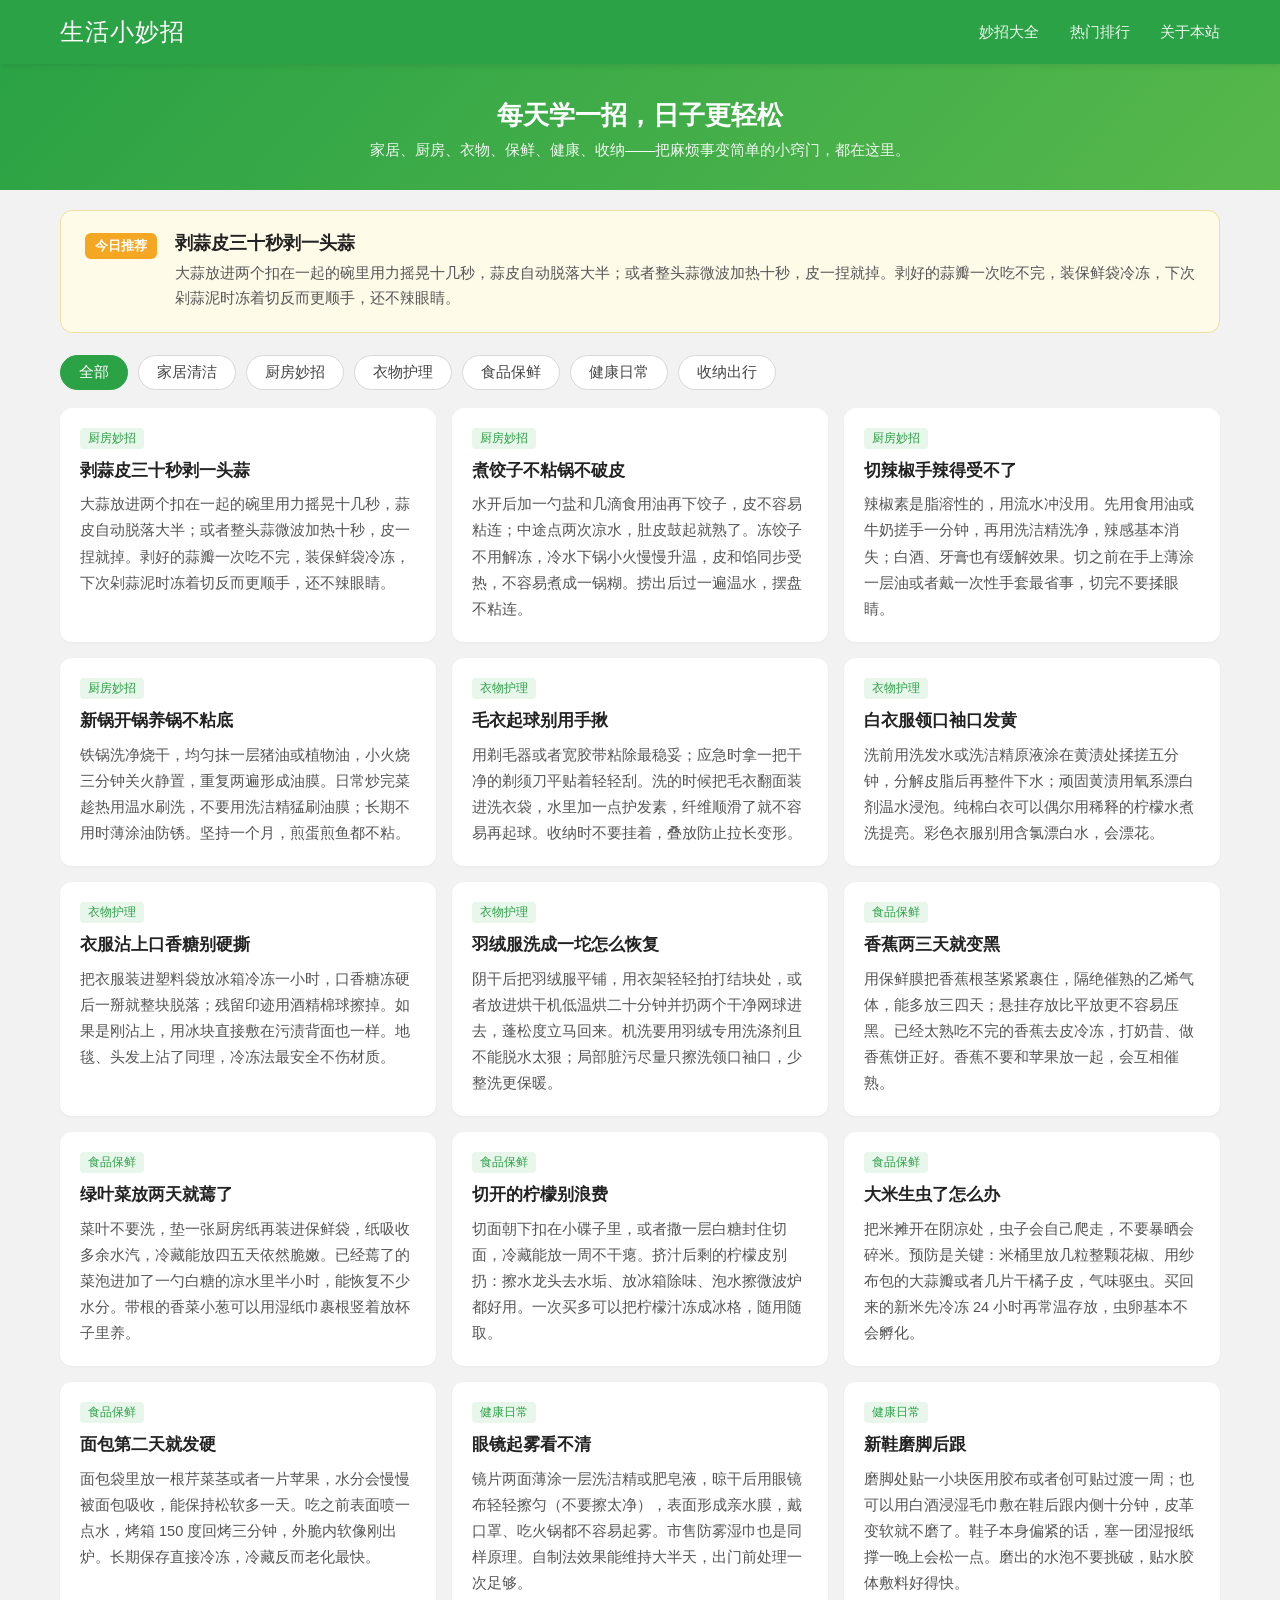
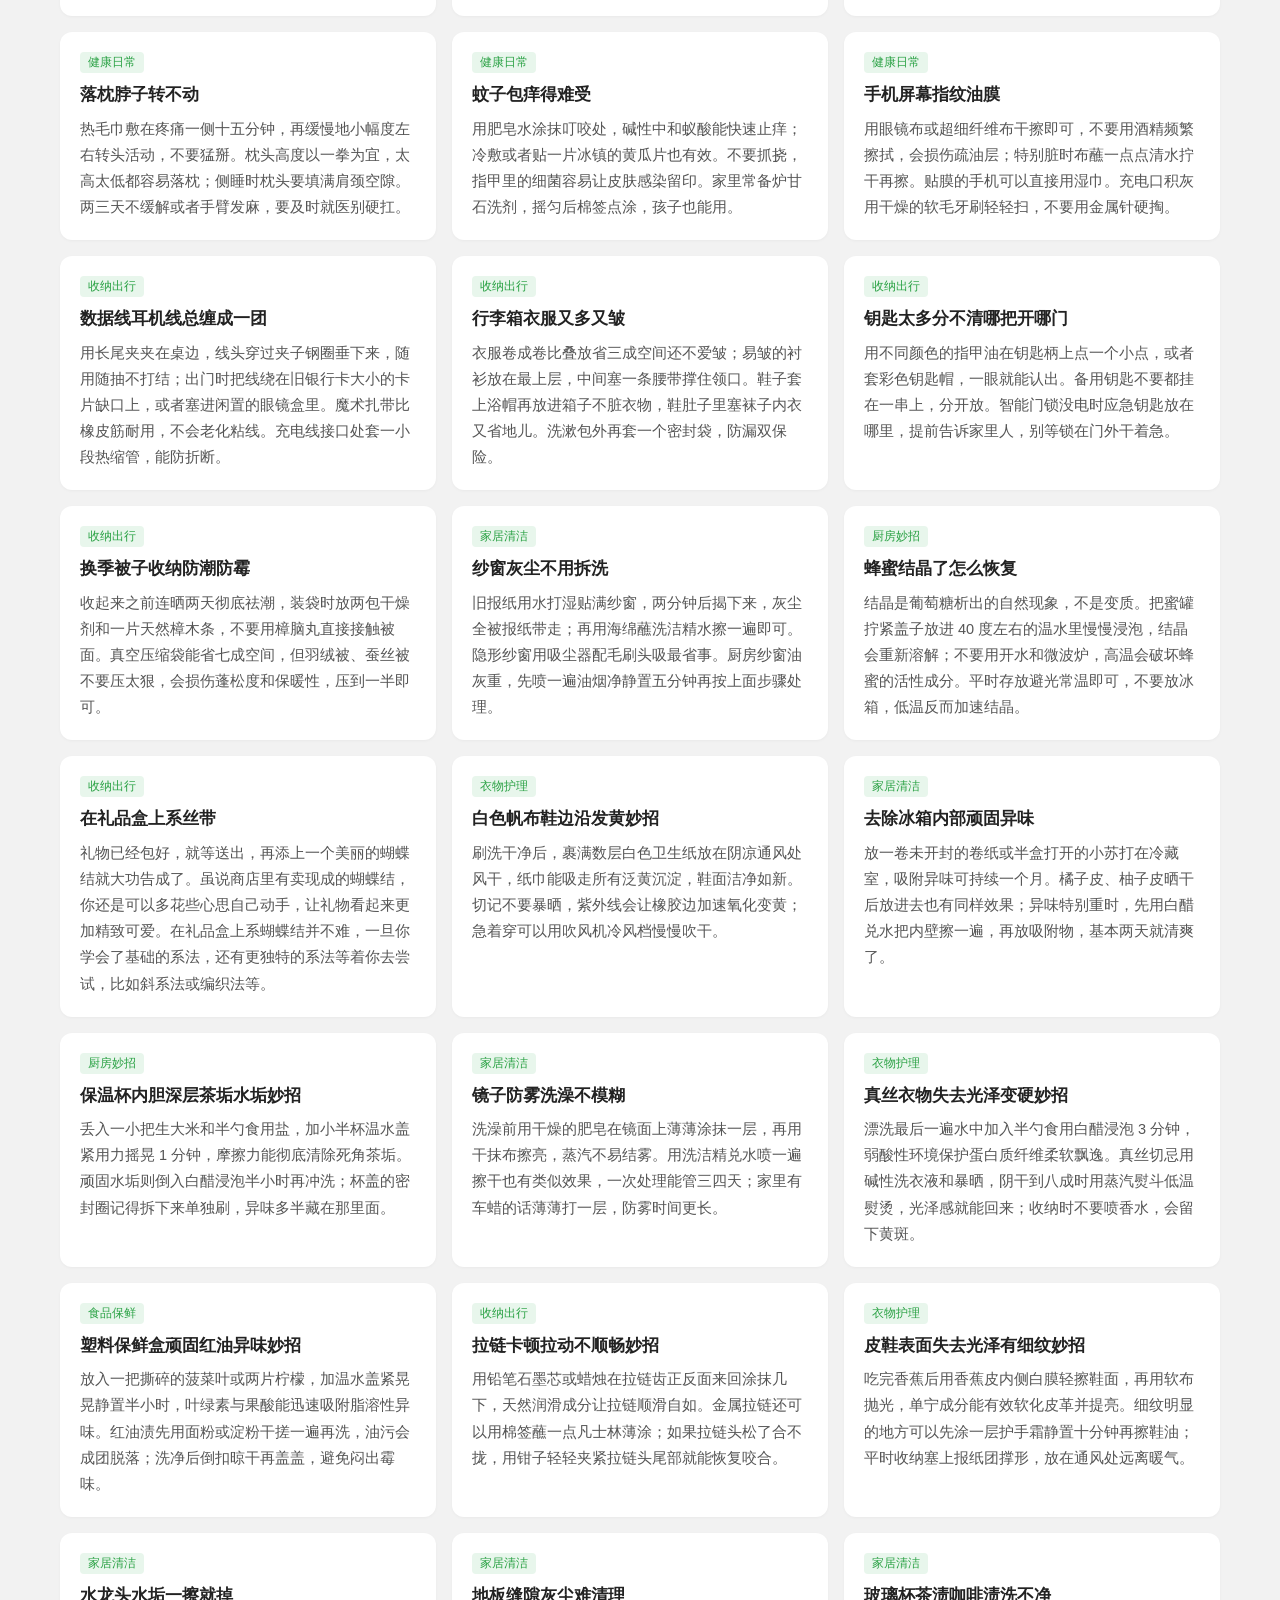
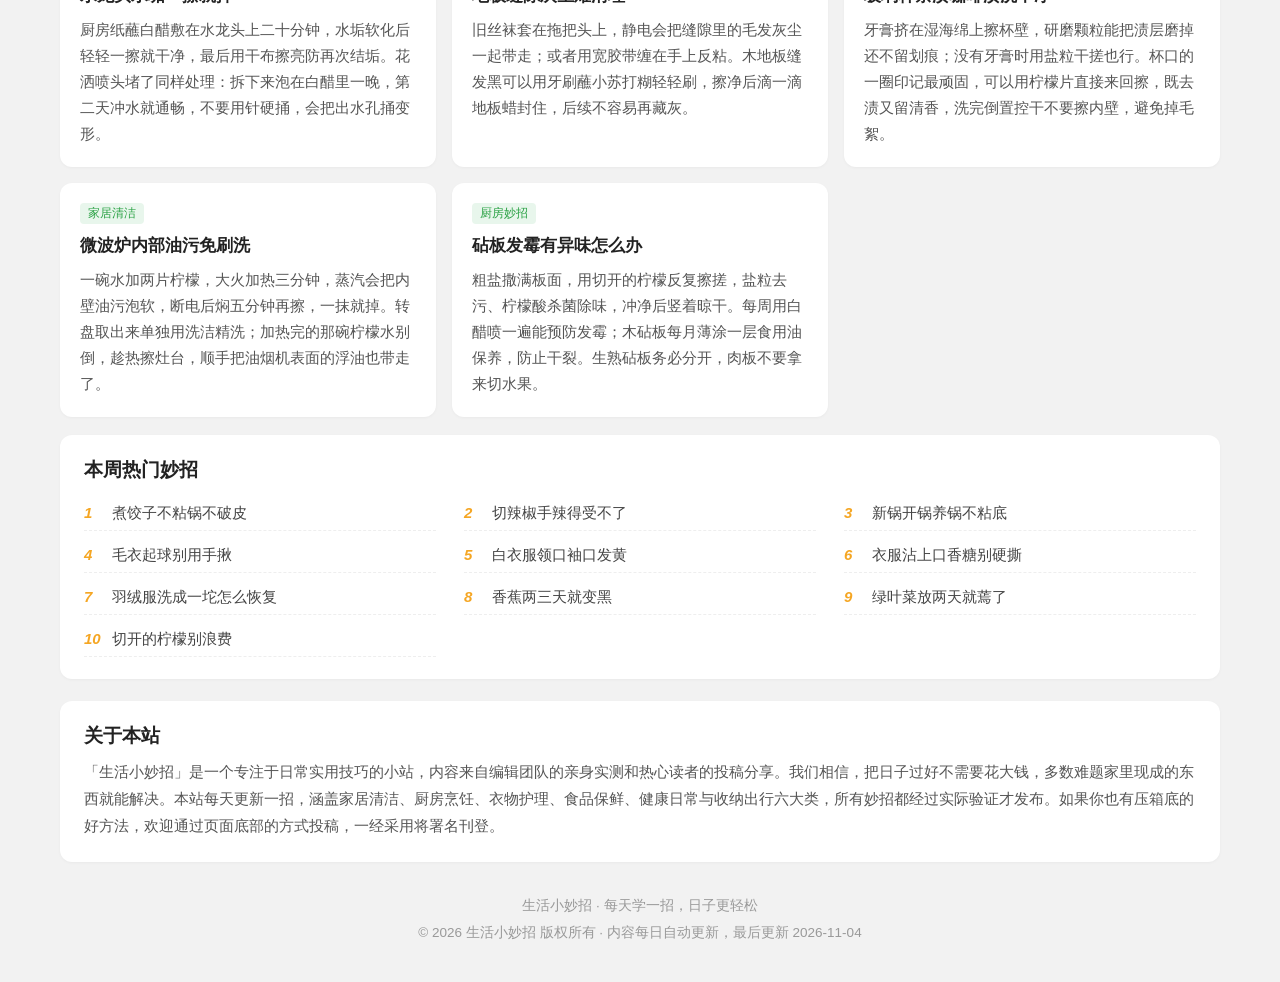
<file: index.html>
<!DOCTYPE html>
<html lang="zh-CN">
<head>
  <meta charset="UTF-8">
  <meta name="viewport" content="width=device-width, initial-scale=1.0">
  <title>生活小妙招 - 每天学一招，日子更轻松</title>
  <meta name="description" content="生活小妙招：家居清洁、厨房烹饪、衣物护理、食品保鲜、健康日常、收纳出行，实用生活技巧大全，每天更新。">
  <link rel="stylesheet" href="styles.css">
</head>
<body>

  <header class="header">
    <div class="header-inner">
      <div class="header-title">生活小妙招</div>
      <nav class="header-nav">
        <a href="#tips">妙招大全</a>
        <a href="#rank">热门排行</a>
        <a href="#about">关于本站</a>
      </nav>
    </div>
  </header>

  <section class="banner">
    <h1>每天学一招，日子更轻松</h1>
    <p>家居、厨房、衣物、保鲜、健康、收纳——把麻烦事变简单的小窍门，都在这里。</p>
  </section>

  <section class="daily">
    <div class="daily-card">
      <span class="daily-badge">今日推荐</span>
      <div>
        <h2>剥蒜皮三十秒剥一头蒜</h2>
        <p>大蒜放进两个扣在一起的碗里用力摇晃十几秒，蒜皮自动脱落大半；或者整头蒜微波加热十秒，皮一捏就掉。剥好的蒜瓣一次吃不完，装保鲜袋冷冻，下次剁蒜泥时冻着切反而更顺手，还不辣眼睛。</p>
      </div>
    </div>
  </section>

  <div class="filter-bar" id="filterBar">
    <button class="filter-btn active" data-cat="all">全部</button>
    <button class="filter-btn" data-cat="home">家居清洁</button>
    <button class="filter-btn" data-cat="kitchen">厨房妙招</button>
    <button class="filter-btn" data-cat="clothes">衣物护理</button>
    <button class="filter-btn" data-cat="food">食品保鲜</button>
    <button class="filter-btn" data-cat="health">健康日常</button>
    <button class="filter-btn" data-cat="storage">收纳出行</button>
  </div>

  <main class="main-wrapper" id="tips">
    <div class="tip-grid" id="tipGrid">
      <article class="tip-card" data-cat="kitchen">
        <span class="tip-tag">厨房妙招</span>
        <h3 class="tip-title">剥蒜皮三十秒剥一头蒜</h3>
        <p class="tip-text">大蒜放进两个扣在一起的碗里用力摇晃十几秒，蒜皮自动脱落大半；或者整头蒜微波加热十秒，皮一捏就掉。剥好的蒜瓣一次吃不完，装保鲜袋冷冻，下次剁蒜泥时冻着切反而更顺手，还不辣眼睛。</p>
      </article>

      <article class="tip-card" data-cat="kitchen">
        <span class="tip-tag">厨房妙招</span>
        <h3 class="tip-title">煮饺子不粘锅不破皮</h3>
        <p class="tip-text">水开后加一勺盐和几滴食用油再下饺子，皮不容易粘连；中途点两次凉水，肚皮鼓起就熟了。冻饺子不用解冻，冷水下锅小火慢慢升温，皮和馅同步受热，不容易煮成一锅糊。捞出后过一遍温水，摆盘不粘连。</p>
      </article>

      <article class="tip-card" data-cat="kitchen">
        <span class="tip-tag">厨房妙招</span>
        <h3 class="tip-title">切辣椒手辣得受不了</h3>
        <p class="tip-text">辣椒素是脂溶性的，用流水冲没用。先用食用油或牛奶搓手一分钟，再用洗洁精洗净，辣感基本消失；白酒、牙膏也有缓解效果。切之前在手上薄涂一层油或者戴一次性手套最省事，切完不要揉眼睛。</p>
      </article>

      <article class="tip-card" data-cat="kitchen">
        <span class="tip-tag">厨房妙招</span>
        <h3 class="tip-title">新锅开锅养锅不粘底</h3>
        <p class="tip-text">铁锅洗净烧干，均匀抹一层猪油或植物油，小火烧三分钟关火静置，重复两遍形成油膜。日常炒完菜趁热用温水刷洗，不要用洗洁精猛刷油膜；长期不用时薄涂油防锈。坚持一个月，煎蛋煎鱼都不粘。</p>
      </article>

      <article class="tip-card" data-cat="clothes">
        <span class="tip-tag">衣物护理</span>
        <h3 class="tip-title">毛衣起球别用手揪</h3>
        <p class="tip-text">用剃毛器或者宽胶带粘除最稳妥；应急时拿一把干净的剃须刀平贴着轻轻刮。洗的时候把毛衣翻面装进洗衣袋，水里加一点护发素，纤维顺滑了就不容易再起球。收纳时不要挂着，叠放防止拉长变形。</p>
      </article>

      <article class="tip-card" data-cat="clothes">
        <span class="tip-tag">衣物护理</span>
        <h3 class="tip-title">白衣服领口袖口发黄</h3>
        <p class="tip-text">洗前用洗发水或洗洁精原液涂在黄渍处揉搓五分钟，分解皮脂后再整件下水；顽固黄渍用氧系漂白剂温水浸泡。纯棉白衣可以偶尔用稀释的柠檬水煮洗提亮。彩色衣服别用含氯漂白水，会漂花。</p>
      </article>

      <article class="tip-card" data-cat="clothes">
        <span class="tip-tag">衣物护理</span>
        <h3 class="tip-title">衣服沾上口香糖别硬撕</h3>
        <p class="tip-text">把衣服装进塑料袋放冰箱冷冻一小时，口香糖冻硬后一掰就整块脱落；残留印迹用酒精棉球擦掉。如果是刚沾上，用冰块直接敷在污渍背面也一样。地毯、头发上沾了同理，冷冻法最安全不伤材质。</p>
      </article>

      <article class="tip-card" data-cat="clothes">
        <span class="tip-tag">衣物护理</span>
        <h3 class="tip-title">羽绒服洗成一坨怎么恢复</h3>
        <p class="tip-text">阴干后把羽绒服平铺，用衣架轻轻拍打结块处，或者放进烘干机低温烘二十分钟并扔两个干净网球进去，蓬松度立马回来。机洗要用羽绒专用洗涤剂且不能脱水太狠；局部脏污尽量只擦洗领口袖口，少整洗更保暖。</p>
      </article>

      <article class="tip-card" data-cat="food">
        <span class="tip-tag">食品保鲜</span>
        <h3 class="tip-title">香蕉两三天就变黑</h3>
        <p class="tip-text">用保鲜膜把香蕉根茎紧紧裹住，隔绝催熟的乙烯气体，能多放三四天；悬挂存放比平放更不容易压黑。已经太熟吃不完的香蕉去皮冷冻，打奶昔、做香蕉饼正好。香蕉不要和苹果放一起，会互相催熟。</p>
      </article>

      <article class="tip-card" data-cat="food">
        <span class="tip-tag">食品保鲜</span>
        <h3 class="tip-title">绿叶菜放两天就蔫了</h3>
        <p class="tip-text">菜叶不要洗，垫一张厨房纸再装进保鲜袋，纸吸收多余水汽，冷藏能放四五天依然脆嫩。已经蔫了的菜泡进加了一勺白糖的凉水里半小时，能恢复不少水分。带根的香菜小葱可以用湿纸巾裹根竖着放杯子里养。</p>
      </article>

      <article class="tip-card" data-cat="food">
        <span class="tip-tag">食品保鲜</span>
        <h3 class="tip-title">切开的柠檬别浪费</h3>
        <p class="tip-text">切面朝下扣在小碟子里，或者撒一层白糖封住切面，冷藏能放一周不干瘪。挤汁后剩的柠檬皮别扔：擦水龙头去水垢、放冰箱除味、泡水擦微波炉都好用。一次买多可以把柠檬汁冻成冰格，随用随取。</p>
      </article>

      <article class="tip-card" data-cat="food">
        <span class="tip-tag">食品保鲜</span>
        <h3 class="tip-title">大米生虫了怎么办</h3>
        <p class="tip-text">把米摊开在阴凉处，虫子会自己爬走，不要暴晒会碎米。预防是关键：米桶里放几粒整颗花椒、用纱布包的大蒜瓣或者几片干橘子皮，气味驱虫。买回来的新米先冷冻 24 小时再常温存放，虫卵基本不会孵化。</p>
      </article>

      <article class="tip-card" data-cat="food">
        <span class="tip-tag">食品保鲜</span>
        <h3 class="tip-title">面包第二天就发硬</h3>
        <p class="tip-text">面包袋里放一根芹菜茎或者一片苹果，水分会慢慢被面包吸收，能保持松软多一天。吃之前表面喷一点水，烤箱 150 度回烤三分钟，外脆内软像刚出炉。长期保存直接冷冻，冷藏反而老化最快。</p>
      </article>

      <article class="tip-card" data-cat="health">
        <span class="tip-tag">健康日常</span>
        <h3 class="tip-title">眼镜起雾看不清</h3>
        <p class="tip-text">镜片两面薄涂一层洗洁精或肥皂液，晾干后用眼镜布轻轻擦匀（不要擦太净），表面形成亲水膜，戴口罩、吃火锅都不容易起雾。市售防雾湿巾也是同样原理。自制法效果能维持大半天，出门前处理一次足够。</p>
      </article>

      <article class="tip-card" data-cat="health">
        <span class="tip-tag">健康日常</span>
        <h3 class="tip-title">新鞋磨脚后跟</h3>
        <p class="tip-text">磨脚处贴一小块医用胶布或者创可贴过渡一周；也可以用白酒浸湿毛巾敷在鞋后跟内侧十分钟，皮革变软就不磨了。鞋子本身偏紧的话，塞一团湿报纸撑一晚上会松一点。磨出的水泡不要挑破，贴水胶体敷料好得快。</p>
      </article>

      <article class="tip-card" data-cat="health">
        <span class="tip-tag">健康日常</span>
        <h3 class="tip-title">落枕脖子转不动</h3>
        <p class="tip-text">热毛巾敷在疼痛一侧十五分钟，再缓慢地小幅度左右转头活动，不要猛掰。枕头高度以一拳为宜，太高太低都容易落枕；侧睡时枕头要填满肩颈空隙。两三天不缓解或者手臂发麻，要及时就医别硬扛。</p>
      </article>

      <article class="tip-card" data-cat="health">
        <span class="tip-tag">健康日常</span>
        <h3 class="tip-title">蚊子包痒得难受</h3>
        <p class="tip-text">用肥皂水涂抹叮咬处，碱性中和蚁酸能快速止痒；冷敷或者贴一片冰镇的黄瓜片也有效。不要抓挠，指甲里的细菌容易让皮肤感染留印。家里常备炉甘石洗剂，摇匀后棉签点涂，孩子也能用。</p>
      </article>

      <article class="tip-card" data-cat="health">
        <span class="tip-tag">健康日常</span>
        <h3 class="tip-title">手机屏幕指纹油膜</h3>
        <p class="tip-text">用眼镜布或超细纤维布干擦即可，不要用酒精频繁擦拭，会损伤疏油层；特别脏时布蘸一点点清水拧干再擦。贴膜的手机可以直接用湿巾。充电口积灰用干燥的软毛牙刷轻轻扫，不要用金属针硬掏。</p>
      </article>

      <article class="tip-card" data-cat="storage">
        <span class="tip-tag">收纳出行</span>
        <h3 class="tip-title">数据线耳机线总缠成一团</h3>
        <p class="tip-text">用长尾夹夹在桌边，线头穿过夹子钢圈垂下来，随用随抽不打结；出门时把线绕在旧银行卡大小的卡片缺口上，或者塞进闲置的眼镜盒里。魔术扎带比橡皮筋耐用，不会老化粘线。充电线接口处套一小段热缩管，能防折断。</p>
      </article>

      <article class="tip-card" data-cat="storage">
        <span class="tip-tag">收纳出行</span>
        <h3 class="tip-title">行李箱衣服又多又皱</h3>
        <p class="tip-text">衣服卷成卷比叠放省三成空间还不爱皱；易皱的衬衫放在最上层，中间塞一条腰带撑住领口。鞋子套上浴帽再放进箱子不脏衣物，鞋肚子里塞袜子内衣又省地儿。洗漱包外再套一个密封袋，防漏双保险。</p>
      </article>

      <article class="tip-card" data-cat="storage">
        <span class="tip-tag">收纳出行</span>
        <h3 class="tip-title">钥匙太多分不清哪把开哪门</h3>
        <p class="tip-text">用不同颜色的指甲油在钥匙柄上点一个小点，或者套彩色钥匙帽，一眼就能认出。备用钥匙不要都挂在一串上，分开放。智能门锁没电时应急钥匙放在哪里，提前告诉家里人，别等锁在门外干着急。</p>
      </article>

      <article class="tip-card" data-cat="storage">
        <span class="tip-tag">收纳出行</span>
        <h3 class="tip-title">换季被子收纳防潮防霉</h3>
        <p class="tip-text">收起来之前连晒两天彻底祛潮，装袋时放两包干燥剂和一片天然樟木条，不要用樟脑丸直接接触被面。真空压缩袋能省七成空间，但羽绒被、蚕丝被不要压太狠，会损伤蓬松度和保暖性，压到一半即可。</p>
      </article>

      <article class="tip-card" data-cat="home">
        <span class="tip-tag">家居清洁</span>
        <h3 class="tip-title">纱窗灰尘不用拆洗</h3>
        <p class="tip-text">旧报纸用水打湿贴满纱窗，两分钟后揭下来，灰尘全被报纸带走；再用海绵蘸洗洁精水擦一遍即可。隐形纱窗用吸尘器配毛刷头吸最省事。厨房纱窗油灰重，先喷一遍油烟净静置五分钟再按上面步骤处理。</p>
      </article>

      <article class="tip-card" data-cat="kitchen">
        <span class="tip-tag">厨房妙招</span>
        <h3 class="tip-title">蜂蜜结晶了怎么恢复</h3>
        <p class="tip-text">结晶是葡萄糖析出的自然现象，不是变质。把蜜罐拧紧盖子放进 40 度左右的温水里慢慢浸泡，结晶会重新溶解；不要用开水和微波炉，高温会破坏蜂蜜的活性成分。平时存放避光常温即可，不要放冰箱，低温反而加速结晶。</p>
      </article>

      <article class="tip-card" data-cat="storage">
        <span class="tip-tag">收纳出行</span>
        <h3 class="tip-title">在礼品盒上系丝带</h3>
        <p class="tip-text">礼物已经包好，就等送出，再添上一个美丽的蝴蝶结就大功告成了。虽说商店里有卖现成的蝴蝶结，你还是可以多花些心思自己动手，让礼物看起来更加精致可爱。在礼品盒上系蝴蝶结并不难，一旦你学会了基础的系法，还有更独特的系法等着你去尝试，比如斜系法或编织法等。</p>
      </article>

      <article class="tip-card" data-cat="clothes">
        <span class="tip-tag">衣物护理</span>
        <h3 class="tip-title">白色帆布鞋边沿发黄妙招</h3>
        <p class="tip-text">刷洗干净后，裹满数层白色卫生纸放在阴凉通风处风干，纸巾能吸走所有泛黄沉淀，鞋面洁净如新。切记不要暴晒，紫外线会让橡胶边加速氧化变黄；急着穿可以用吹风机冷风档慢慢吹干。</p>
      </article>

      <article class="tip-card" data-cat="home">
        <span class="tip-tag">家居清洁</span>
        <h3 class="tip-title">去除冰箱内部顽固异味</h3>
        <p class="tip-text">放一卷未开封的卷纸或半盒打开的小苏打在冷藏室，吸附异味可持续一个月。橘子皮、柚子皮晒干后放进去也有同样效果；异味特别重时，先用白醋兑水把内壁擦一遍，再放吸附物，基本两天就清爽了。</p>
      </article>

      <article class="tip-card" data-cat="kitchen">
        <span class="tip-tag">厨房妙招</span>
        <h3 class="tip-title">保温杯内胆深层茶垢水垢妙招</h3>
        <p class="tip-text">丢入一小把生大米和半勺食用盐，加小半杯温水盖紧用力摇晃 1 分钟，摩擦力能彻底清除死角茶垢。顽固水垢则倒入白醋浸泡半小时再冲洗；杯盖的密封圈记得拆下来单独刷，异味多半藏在那里面。</p>
      </article>

      <article class="tip-card" data-cat="home">
        <span class="tip-tag">家居清洁</span>
        <h3 class="tip-title">镜子防雾洗澡不模糊</h3>
        <p class="tip-text">洗澡前用干燥的肥皂在镜面上薄薄涂抹一层，再用干抹布擦亮，蒸汽不易结雾。用洗洁精兑水喷一遍擦干也有类似效果，一次处理能管三四天；家里有车蜡的话薄薄打一层，防雾时间更长。</p>
      </article>

      <article class="tip-card" data-cat="clothes">
        <span class="tip-tag">衣物护理</span>
        <h3 class="tip-title">真丝衣物失去光泽变硬妙招</h3>
        <p class="tip-text">漂洗最后一遍水中加入半勺食用白醋浸泡 3 分钟，弱酸性环境保护蛋白质纤维柔软飘逸。真丝切忌用碱性洗衣液和暴晒，阴干到八成时用蒸汽熨斗低温熨烫，光泽感就能回来；收纳时不要喷香水，会留下黄斑。</p>
      </article>

      <article class="tip-card" data-cat="food">
        <span class="tip-tag">食品保鲜</span>
        <h3 class="tip-title">塑料保鲜盒顽固红油异味妙招</h3>
        <p class="tip-text">放入一把撕碎的菠菜叶或两片柠檬，加温水盖紧晃晃静置半小时，叶绿素与果酸能迅速吸附脂溶性异味。红油渍先用面粉或淀粉干搓一遍再洗，油污会成团脱落；洗净后倒扣晾干再盖盖，避免闷出霉味。</p>
      </article>

      <article class="tip-card" data-cat="storage">
        <span class="tip-tag">收纳出行</span>
        <h3 class="tip-title">拉链卡顿拉动不顺畅妙招</h3>
        <p class="tip-text">用铅笔石墨芯或蜡烛在拉链齿正反面来回涂抹几下，天然润滑成分让拉链顺滑自如。金属拉链还可以用棉签蘸一点凡士林薄涂；如果拉链头松了合不拢，用钳子轻轻夹紧拉链头尾部就能恢复咬合。</p>
      </article>

      <article class="tip-card" data-cat="clothes">
        <span class="tip-tag">衣物护理</span>
        <h3 class="tip-title">皮鞋表面失去光泽有细纹妙招</h3>
        <p class="tip-text">吃完香蕉后用香蕉皮内侧白膜轻擦鞋面，再用软布抛光，单宁成分能有效软化皮革并提亮。细纹明显的地方可以先涂一层护手霜静置十分钟再擦鞋油；平时收纳塞上报纸团撑形，放在通风处远离暖气。</p>
      </article>

      <article class="tip-card" data-cat="home">
        <span class="tip-tag">家居清洁</span>
        <h3 class="tip-title">水龙头水垢一擦就掉</h3>
        <p class="tip-text">厨房纸蘸白醋敷在水龙头上二十分钟，水垢软化后轻轻一擦就干净，最后用干布擦亮防再次结垢。花洒喷头堵了同样处理：拆下来泡在白醋里一晚，第二天冲水就通畅，不要用针硬捅，会把出水孔捅变形。</p>
      </article>

      <article class="tip-card" data-cat="home">
        <span class="tip-tag">家居清洁</span>
        <h3 class="tip-title">地板缝隙灰尘难清理</h3>
        <p class="tip-text">旧丝袜套在拖把头上，静电会把缝隙里的毛发灰尘一起带走；或者用宽胶带缠在手上反粘。木地板缝发黑可以用牙刷蘸小苏打糊轻轻刷，擦净后滴一滴地板蜡封住，后续不容易再藏灰。</p>
      </article>

      <article class="tip-card" data-cat="home">
        <span class="tip-tag">家居清洁</span>
        <h3 class="tip-title">玻璃杯茶渍咖啡渍洗不净</h3>
        <p class="tip-text">牙膏挤在湿海绵上擦杯壁，研磨颗粒能把渍层磨掉还不留划痕；没有牙膏时用盐粒干搓也行。杯口的一圈印记最顽固，可以用柠檬片直接来回擦，既去渍又留清香，洗完倒置控干不要擦内壁，避免掉毛絮。</p>
      </article>

      <article class="tip-card" data-cat="home">
        <span class="tip-tag">家居清洁</span>
        <h3 class="tip-title">微波炉内部油污免刷洗</h3>
        <p class="tip-text">一碗水加两片柠檬，大火加热三分钟，蒸汽会把内壁油污泡软，断电后焖五分钟再擦，一抹就掉。转盘取出来单独用洗洁精洗；加热完的那碗柠檬水别倒，趁热擦灶台，顺手把油烟机表面的浮油也带走了。</p>
      </article>

      <article class="tip-card" data-cat="kitchen">
        <span class="tip-tag">厨房妙招</span>
        <h3 class="tip-title">砧板发霉有异味怎么办</h3>
        <p class="tip-text">粗盐撒满板面，用切开的柠檬反复擦搓，盐粒去污、柠檬酸杀菌除味，冲净后竖着晾干。每周用白醋喷一遍能预防发霉；木砧板每月薄涂一层食用油保养，防止干裂。生熟砧板务必分开，肉板不要拿来切水果。</p>
      </article>

    </div>
  </main>

  <section class="rank-section" id="rank">
    <div class="rank-box">
      <h2>本周热门妙招</h2>
      <ol class="rank-list">
        <li><span class="rank-num">1</span>煮饺子不粘锅不破皮</li>
        <li><span class="rank-num">2</span>切辣椒手辣得受不了</li>
        <li><span class="rank-num">3</span>新锅开锅养锅不粘底</li>
        <li><span class="rank-num">4</span>毛衣起球别用手揪</li>
        <li><span class="rank-num">5</span>白衣服领口袖口发黄</li>
        <li><span class="rank-num">6</span>衣服沾上口香糖别硬撕</li>
        <li><span class="rank-num">7</span>羽绒服洗成一坨怎么恢复</li>
        <li><span class="rank-num">8</span>香蕉两三天就变黑</li>
        <li><span class="rank-num">9</span>绿叶菜放两天就蔫了</li>
        <li><span class="rank-num">10</span>切开的柠檬别浪费</li>
      </ol>
    </div>
  </section>

  <section class="about-section" id="about">
    <div class="about-box">
      <h2>关于本站</h2>
      <p>「生活小妙招」是一个专注于日常实用技巧的小站，内容来自编辑团队的亲身实测和热心读者的投稿分享。我们相信，把日子过好不需要花大钱，多数难题家里现成的东西就能解决。本站每天更新一招，涵盖家居清洁、厨房烹饪、衣物护理、食品保鲜、健康日常与收纳出行六大类，所有妙招都经过实际验证才发布。如果你也有压箱底的好方法，欢迎通过页面底部的方式投稿，一经采用将署名刊登。</p>
    </div>
  </section>

  <footer class="footer">
    生活小妙招 · 每天学一招，日子更轻松<br>
    © 2026 生活小妙招 版权所有 · 内容每日自动更新，最后更新 2026-11-04
  </footer>

  <script src="app.js"></script>

</body>
</html>
</file>
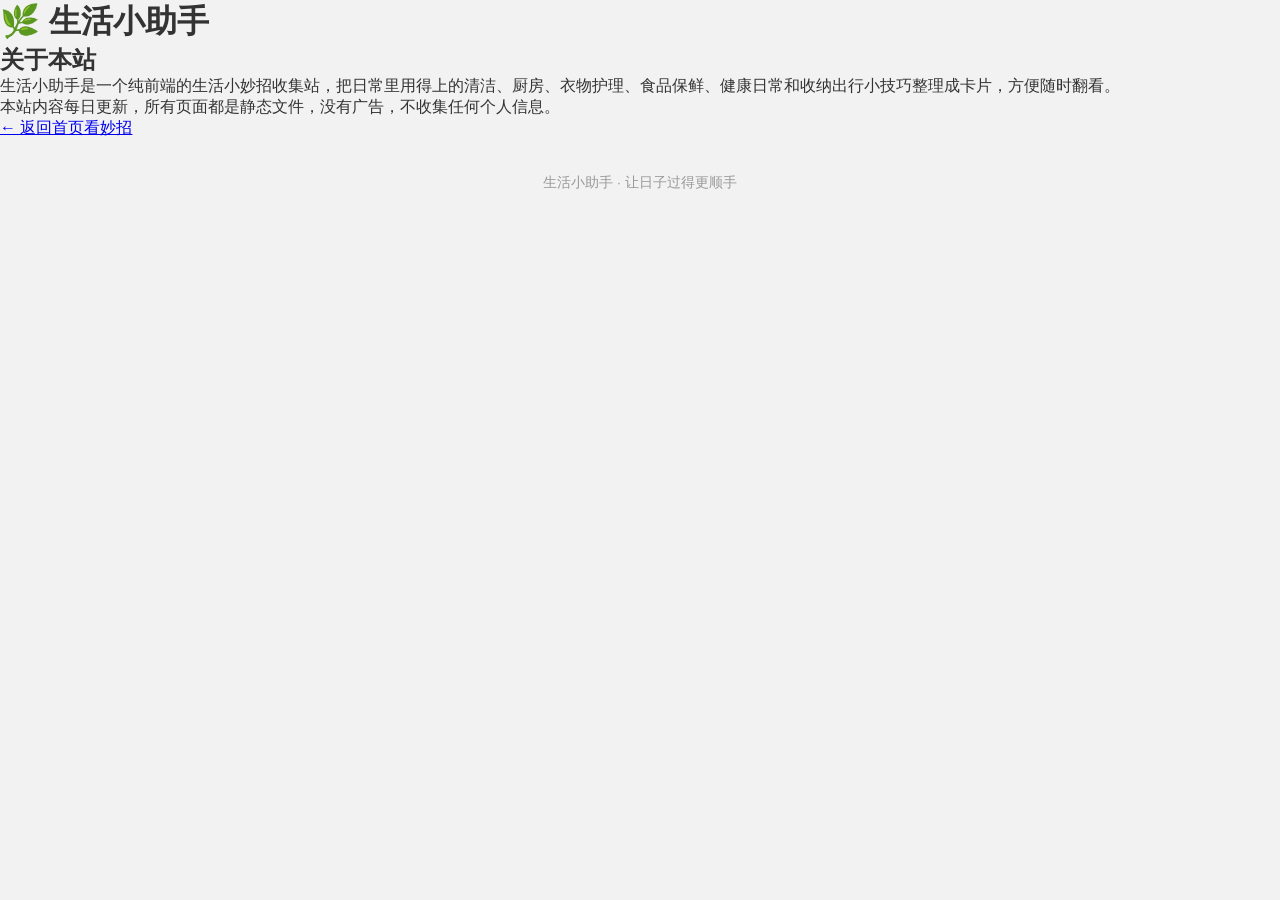
<file: about.html>
<!DOCTYPE html>
<html lang="zh-CN">
<head>
<meta charset="UTF-8">
<meta name="viewport" content="width=device-width, initial-scale=1.0">
<title>关于本站 - 生活小助手</title>
<link rel="stylesheet" href="styles.css">
</head>
<body>
<header class="topbar"><div class="wrap"><h1>🌿 生活小助手</div></header>
<main class="wrap">
<section class="about">
<h2>关于本站</h2>
<p>生活小助手是一个纯前端的生活小妙招收集站，把日常里用得上的清洁、厨房、衣物护理、食品保鲜、健康日常和收纳出行小技巧整理成卡片，方便随时翻看。</p>
<p>本站内容每日更新，所有页面都是静态文件，没有广告，不收集任何个人信息。</p>
<p><a href="index.html">← 返回首页看妙招</a></p>
</section>
</main>
<footer class="footer"><div class="wrap">生活小助手 · 让日子过得更顺手</div></footer>
</body>
</html>
</file>
<file: styles.css>
* {
      box-sizing: border-box;
      margin: 0;
      padding: 0;
    }

    body {
      background-color: #f2f2f2;
      font-family: -apple-system, BlinkMacSystemFont, "PingFang SC", "Hiragino Sans GB", "Microsoft YaHei", sans-serif;
      color: #333333;
      min-height: 100vh;
      display: flex;
      flex-direction: column;
    }

    /* 顶部导航 */
    .header {
      background-color: #2ba245;
      width: 100%;
      position: sticky;
      top: 0;
      z-index: 100;
      box-shadow: 0 2px 6px rgba(0, 0, 0, 0.08);
    }

    .header-inner {
      max-width: 1200px;
      margin: 0 auto;
      padding: 0 20px;
      height: 64px;
      display: flex;
      align-items: center;
      justify-content: space-between;
    }

    .header-title {
      color: #ffffff;
      font-size: 24px;
      font-weight: 500;
      letter-spacing: 1px;
    }

    .header-nav a {
      color: rgba(255, 255, 255, 0.92);
      text-decoration: none;
      font-size: 15px;
      margin-left: 26px;
    }

    .header-nav a:hover {
      color: #ffffff;
      text-decoration: underline;
    }

    @media (max-width: 640px) {
      .header-nav { display: none; }
      .header-inner { justify-content: center; }
    }

    /* 主横幅 */
    .banner {
      background: linear-gradient(135deg, #2ba245 0%, #57b84c 100%);
      color: #ffffff;
      text-align: center;
      padding: 34px 20px 30px;
    }

    .banner h1 {
      font-size: 26px;
      font-weight: 600;
      margin-bottom: 8px;
    }

    .banner p {
      font-size: 15px;
      opacity: 0.92;
    }

    /* 今日推荐 */
    .daily {
      max-width: 1200px;
      margin: 20px auto 0;
      padding: 0 20px;
      width: 100%;
    }

    .daily-card {
      background: #fffbe9;
      border: 1px solid #f0dfa0;
      border-radius: 12px;
      padding: 20px 24px;
      display: flex;
      gap: 18px;
      align-items: flex-start;
    }

    .daily-badge {
      background: #f5a623;
      color: #fff;
      font-size: 13px;
      font-weight: 700;
      border-radius: 6px;
      padding: 4px 10px;
      white-space: nowrap;
      margin-top: 2px;
    }

    .daily-card h2 {
      font-size: 18px;
      margin-bottom: 6px;
      color: #222;
    }

    .daily-card p {
      font-size: 14.5px;
      color: #555;
      line-height: 1.75;
    }

    /* 分类筛选 */
    .filter-bar {
      max-width: 1200px;
      margin: 22px auto 0;
      padding: 0 20px;
      width: 100%;
      display: flex;
      flex-wrap: wrap;
      gap: 10px;
    }

    .filter-btn {
      border: 1px solid #d8d8d8;
      background: #ffffff;
      color: #444;
      font-size: 14.5px;
      padding: 7px 18px;
      border-radius: 20px;
      cursor: pointer;
      transition: all 0.15s ease;
    }

    .filter-btn:hover { border-color: #2ba245; color: #2ba245; }

    .filter-btn.active {
      background: #2ba245;
      border-color: #2ba245;
      color: #ffffff;
    }

    /* 卡片网格 */
    .main-wrapper {
      width: 100%;
      max-width: 1200px;
      margin: 0 auto;
      padding: 18px 20px 8px;
      flex: 1;
    }

    .tip-grid {
      display: grid;
      grid-template-columns: repeat(auto-fill, minmax(320px, 1fr));
      gap: 16px;
      width: 100%;
    }

    .tip-card {
      background: #ffffff;
      border-radius: 12px;
      padding: 20px;
      box-shadow: 0 1px 3px rgba(0, 0, 0, 0.04);
      display: flex;
      flex-direction: column;
      justify-content: flex-start;
      transition: transform 0.2s ease, box-shadow 0.2s ease;
    }

    @media (hover: hover) {
      .tip-card:hover {
        transform: translateY(-3px);
        box-shadow: 0 6px 16px rgba(0, 0, 0, 0.08);
      }
    }

    .tip-tag {
      align-self: flex-start;
      font-size: 12px;
      color: #2ba245;
      background: #e8f6ec;
      border-radius: 4px;
      padding: 2px 8px;
      margin-bottom: 10px;
    }

    .tip-title {
      font-size: 17px;
      font-weight: 700;
      color: #222222;
      margin-bottom: 8px;
      line-height: 1.45;
    }

    .tip-text {
      font-size: 14.5px;
      color: #555555;
      line-height: 1.8;
    }

    /* 热门排行 */
    .rank-section {
      max-width: 1200px;
      margin: 10px auto 0;
      padding: 0 20px 6px;
      width: 100%;
    }

    .rank-box {
      background: #ffffff;
      border-radius: 12px;
      padding: 22px 24px;
      box-shadow: 0 1px 3px rgba(0, 0, 0, 0.04);
    }

    .rank-box h2 {
      font-size: 19px;
      margin-bottom: 14px;
      color: #222;
    }

    .rank-list {
      list-style: none;
      display: grid;
      grid-template-columns: repeat(auto-fill, minmax(300px, 1fr));
      gap: 8px 28px;
    }

    .rank-list li {
      font-size: 15px;
      color: #444;
      padding: 7px 0;
      border-bottom: 1px dashed #eeeeee;
      display: flex;
      align-items: baseline;
      gap: 10px;
    }

    .rank-num {
      color: #f5a623;
      font-weight: 700;
      font-style: italic;
      min-width: 18px;
    }

    /* 关于 */
    .about-section {
      max-width: 1200px;
      margin: 16px auto 0;
      padding: 0 20px;
      width: 100%;
    }

    .about-box {
      background: #ffffff;
      border-radius: 12px;
      padding: 22px 24px;
      box-shadow: 0 1px 3px rgba(0, 0, 0, 0.04);
    }

    .about-box h2 { font-size: 19px; margin-bottom: 10px; color: #222; }

    .about-box p {
      font-size: 14.5px;
      color: #555;
      line-height: 1.85;
    }

    /* 页脚 */
    .footer {
      text-align: center;
      color: #999999;
      font-size: 13.5px;
      padding: 30px 20px 36px;
      line-height: 2;
    }
</file>
